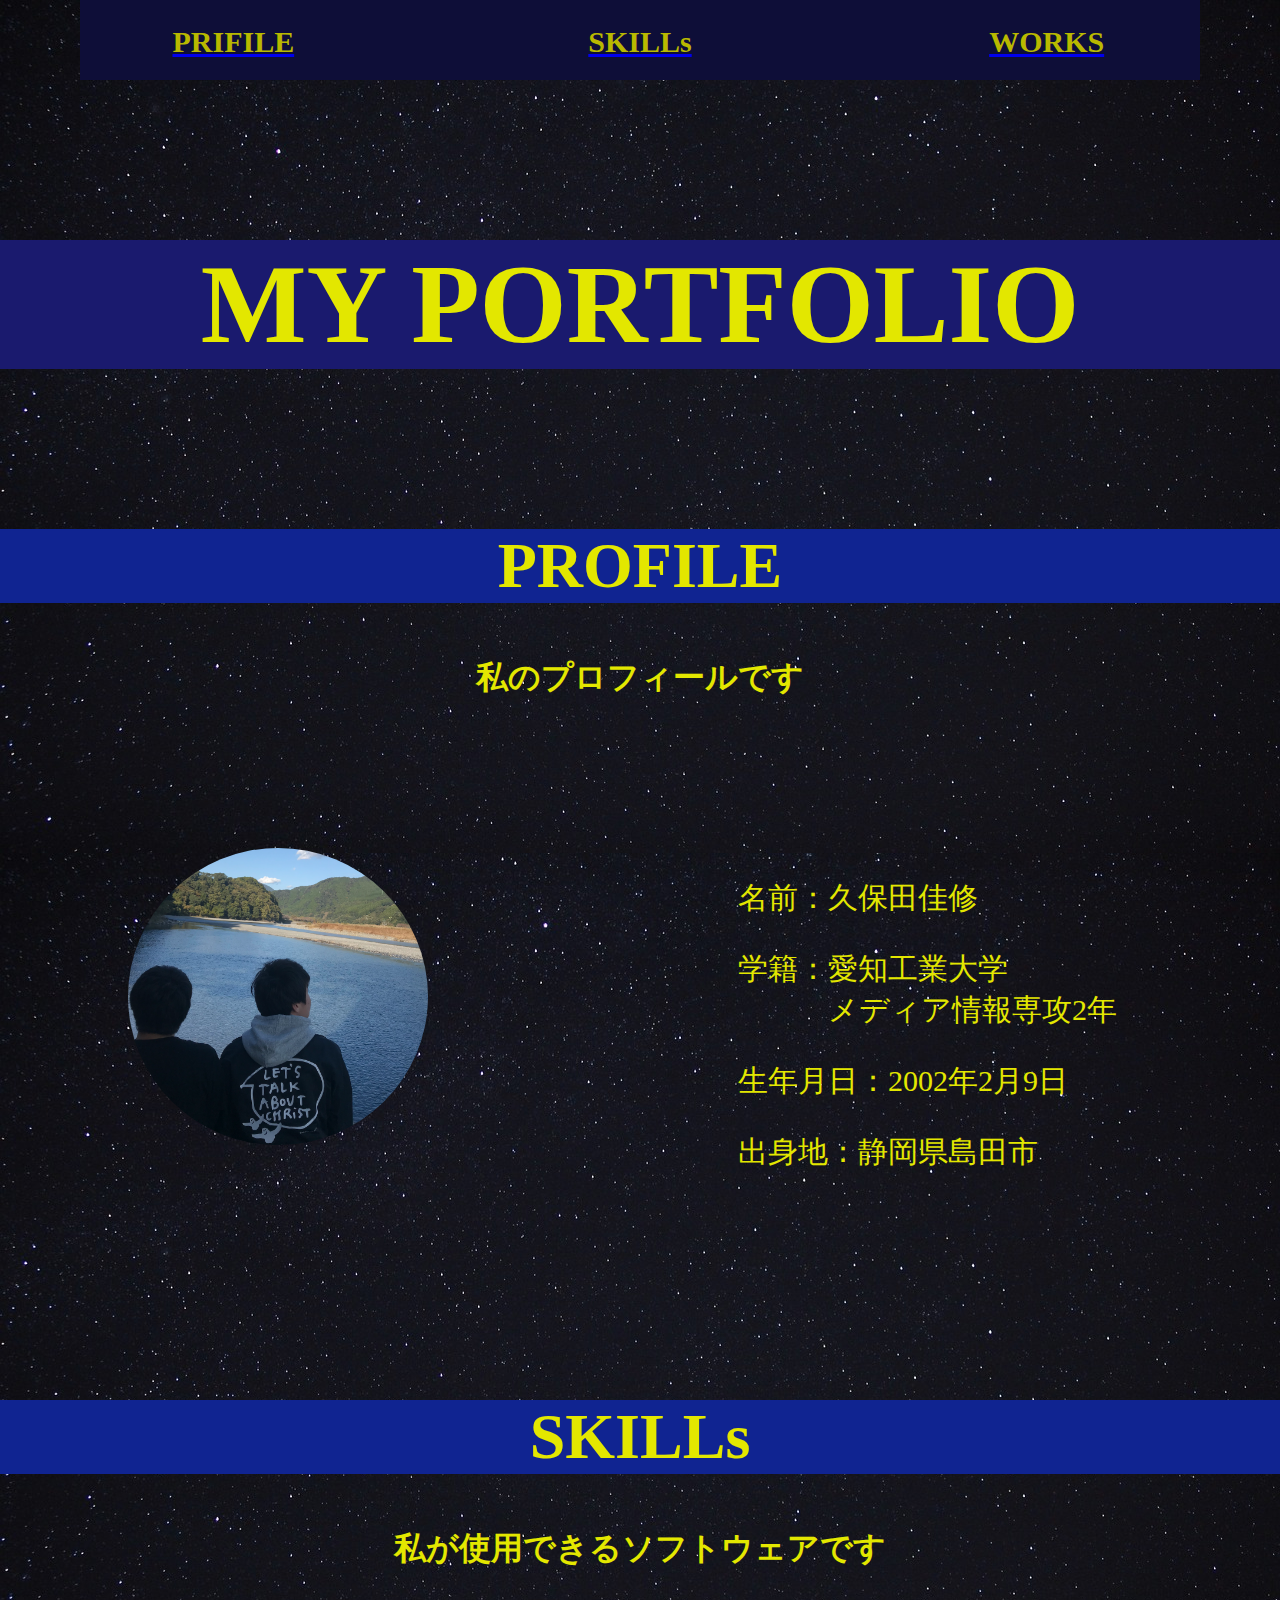
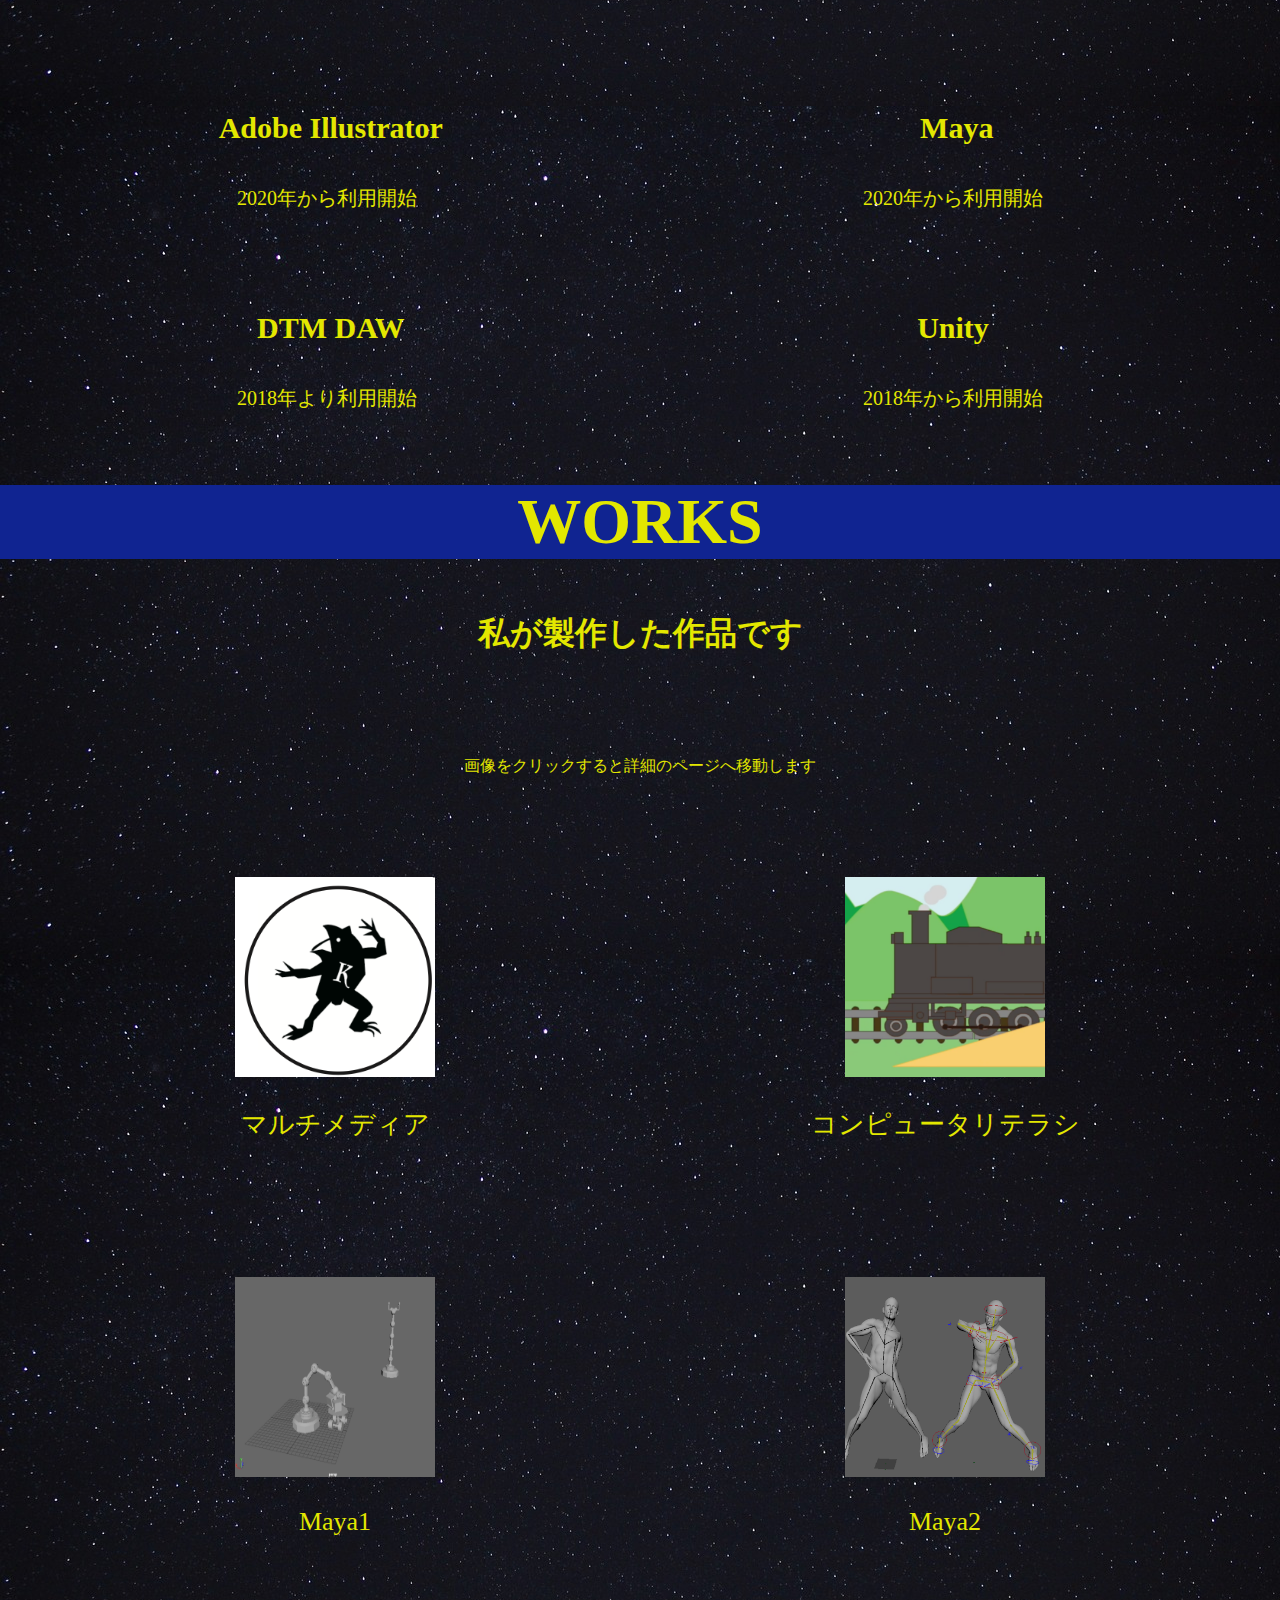
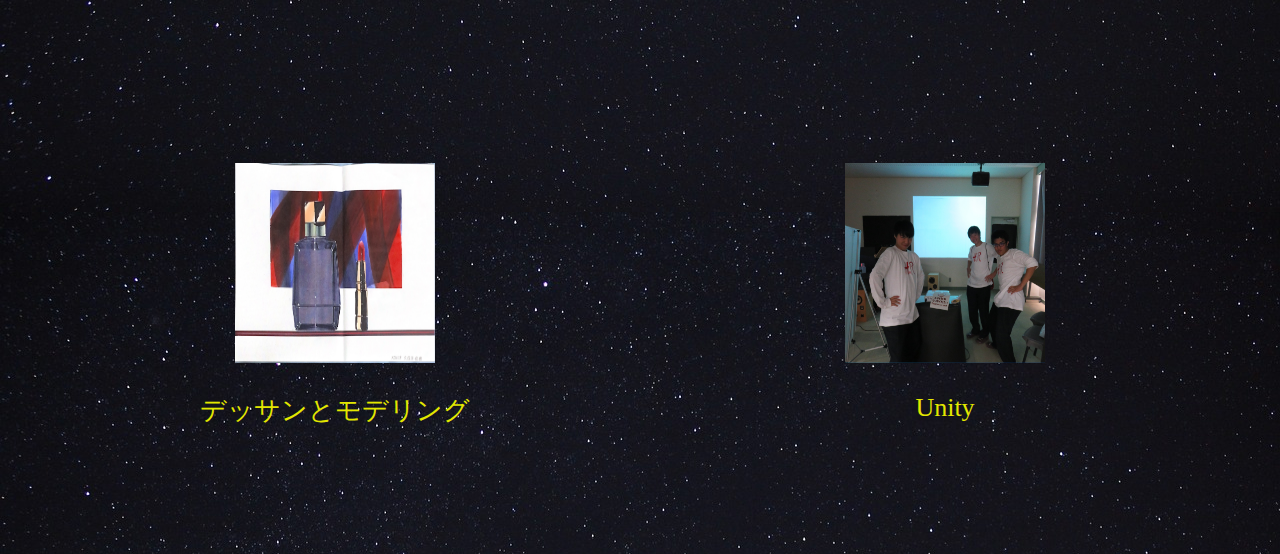
<file: index.html>
<!DOCTYPE html>
<html lang="en">
<head>
    <meta charset="UTF-8">
    <meta http-equiv="X-UA-Compatible" content="IE=edge">
    <meta name="viewport" content="width=device-width, initial-scale=1.0">
    <title>My Portfolio</title>
    <link rel="stylesheet" href="style.css">
</head>
<body>
    <header class="head">
        <div class="head-main">
            <div class="head-sub">
                <a href="#profile">
                    <h2 class="back">PRIFILE</h2>
                </a>
            </div>
            <div class="head-sub">
                <a href="#skills">
                    <h2 class="back">SKILLs</h2>
                </a>
            </div>

            <div class="head-sub">
                <a href="#works">
                    <h2 class="back">WORKS</h2>
                </a>
            </div>

        </div>
        <h1 class="title">MY PORTFOLIO</h1>
    </header>

    <section class="profile">
        <a name="profile"></a>
        <h2 class="midasi">PROFILE</h2>
        <h3 class="sub-text">私のプロフィールです</h3>


        <div class="profile-main">
            <div class="profile-class">
                <img class="profile-image" src="image/icon.png" name="sushi">

                    <script type="text/javascript">
                    img = new Array("image/icon1.png","image/icon2.png","image/icon3.png");
                    count = -1; //*2
                    imgTimer();

                    function imgTimer() {
	                count++;
	                if (count == img.length) count = 0;
	                document.sushi.src = img[count];

	                setTimeout("imgTimer()",3000);
                }
                </script>
            </div>

            <div class="profile-class">
                <p>名前：久保田佳修</p>
                <p>学籍：愛知工業大学<br>　　　メディア情報専攻2年</p>
                <p>生年月日：2002年2月9日</p>
                <p>出身地：静岡県島田市</p>
            </div>
        </div>
    </section>

    <section class="skill">
        <a name="skills"></a>
        <h2 class="midasi">SKILLs</h2>
        <h3 class="sub-text">私が使用できるソフトウェアです</h3>

        <div class="skill-main">
            <div class="skill-class">
                <h4 class="skill-name"> Adobe Illustrator</h4>
                <p class="skill-text">2020年から利用開始</p>

            </div>

            <div class="skill-class">
                <h4 class="skill-name"> Maya</h4>
                <p class="skill-text">2020年から利用開始</p>

            </div>

            <div class="skill-class">
                <h4 class="skill-name"> DTM DAW</h4>
                <p class="skill-text">2018年より利用開始</p>

            </div>

            <div class="skill-class">
                <h4 class="skill-name">Unity</h4>
                <p class="skill-text">2018年から利用開始</p>

            </div>
        </div>
    </section>

    <section class="works">
        <a name="works"></a>
        <div class="work-image">
            <h2 class="midasi">WORKS</h2>
        </div>
        <h3 class="sub-text">私が製作した作品です</h3>
        <p class="text-help">画像をクリックすると詳細のページへ移動します</p>

        <div class="work-main">
            <div class="work-class">
                <a href="work1.html">
                    <img src="image/work1-5.png">
                </a>
                <p class="work-text">マルチメディア</p>
            </div>

            <div class="work-class">
                <a href="work2.html">
                    <img src="image/work2.png">
                </a>
                <p class="work-text">コンピュータリテラシ</p>
            </div>

            <div class="work-class">
                <a href="work3.html">
                    <img src="image/work3-1.png">
                </a>
                <p class="work-text">Maya1</p>
            </div>


            <div class="work-class">
                <a href="work4.html">
                    <img src="image/work4.png">
                </a>
                <p class="work-text">Maya2</p>
            </div>

            <div class="work-class">
                <a href="work5.html">
                    <img src="image/work5-1.png">
                </a>
                <p class="work-text">デッサンとモデリング</p>
            </div>

            <div class="work-class">
                <a href="work6.html">
                    <img src="image/work6.png">
                </a>
                <p class="work-text">Unity</p>
            </div>
        </div>
    </section>
</body>
</html>
</file>
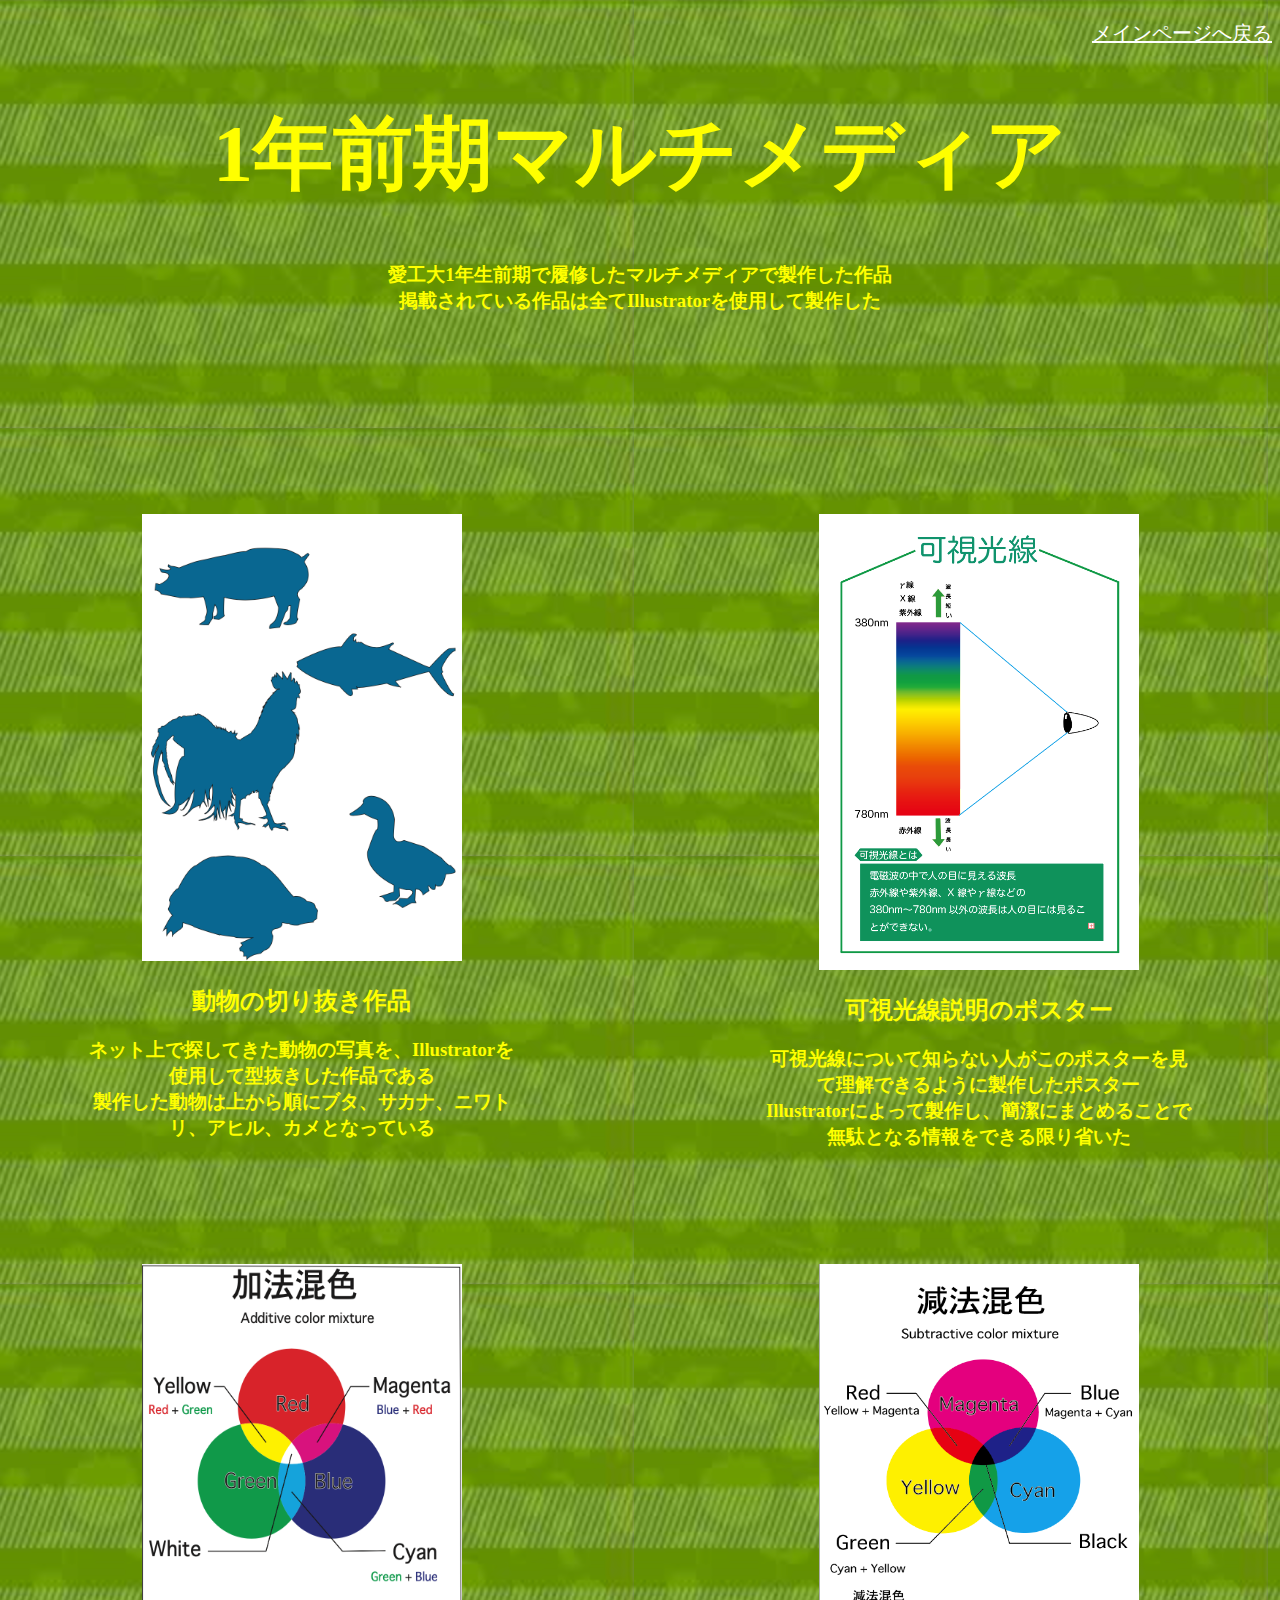
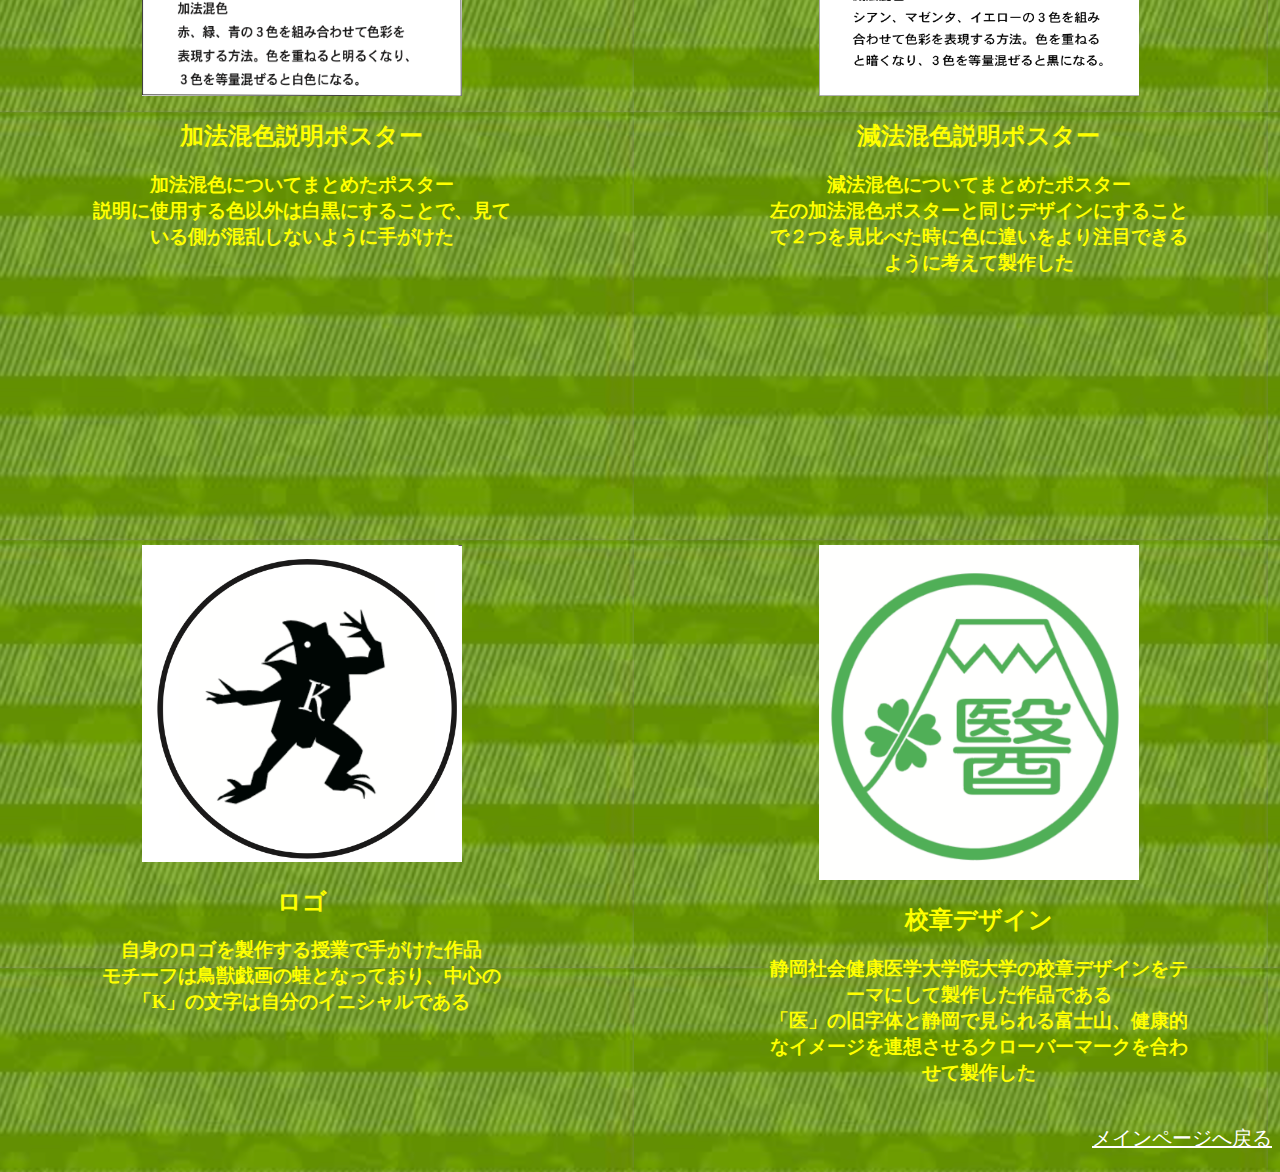
<file: work1.html>
<!DOCTYPE html>
<html lang="en">
<head>
    <meta charset="UTF-8">
    <meta http-equiv="X-UA-Compatible" content="IE=edge">
    <meta name="viewport" content="width=device-width, initial-scale=1.0">
    <title>マルチメディア</title>
    <link rel="stylesheet" href="work1.css">
</head>
<body>
    <header>
        <a class="back" href="index.html">
            <p>メインページへ戻る</p>
        </a>
        <h1 class="title">1年前期マルチメディア</h1>
    </header>

    <section class="contents">
        <h3>愛工大1年生前期で履修したマルチメディアで製作した作品<br>掲載されている作品は全てIllustratorを使用して製作した</h3>
    </section>


    <section class="works">
        <div class="work-main">
            <div class="work-sub">
                <img  src="image/work1-1.png">
                <h2>動物の切り抜き作品</h2>
                <h3>ネット上で探してきた動物の写真を、Illustratorを使用して型抜きした作品である<br>製作した動物は上から順にブタ、サカナ、ニワトリ、アヒル、カメとなっている</h3>
            </div>

            <div class="work-sub">
                <img src="image/work1-2.png">
                <h2>可視光線説明のポスター</h2>
                <h3>可視光線について知らない人がこのポスターを見て理解できるように製作したポスター<br>Illustratorによって製作し、簡潔にまとめることで無駄となる情報をできる限り省いた</h3>
            </div>

            <div class="work-sub">
                <img class="image34" src="image/work1-3.png">
                <h2>加法混色説明ポスター</h2>
                <h3>加法混色についてまとめたポスター<br>説明に使用する色以外は白黒にすることで、見ている側が混乱しないように手がけた</h3>
            </div>

            <div class="work-sub">
                <img class="image34" src="image/work1-4.png">
                <h2>減法混色説明ポスター</h2>
                <h3>減法混色についてまとめたポスター<br>左の加法混色ポスターと同じデザインにすることで２つを見比べた時に色に違いをより注目できるように考えて製作した</h3>
            </div>

            <div class="work-sub">
                <img src="image/work1-5.png">
                <h2>ロゴ</h2>
                <h3>自身のロゴを製作する授業で手がけた作品<br>モチーフは鳥獣戯画の蛙となっており、中心の「K」の文字は自分のイニシャルである</h3>
            </div>

            <div class="work-sub">
                <img src="image/work1-6.png">
                <h2>校章デザイン</h2>
                <h3>静岡社会健康医学大学院大学の校章デザインをテーマにして製作した作品である<br>「医」の旧字体と静岡で見られる富士山、健康的なイメージを連想させるクローバーマークを合わせて製作した</h3>
            </div>
        </div>

    </section>

    <a class="back" href="index.html">
        <p>メインページへ戻る</p>
    </a>
    
</body>
</html>
</file>
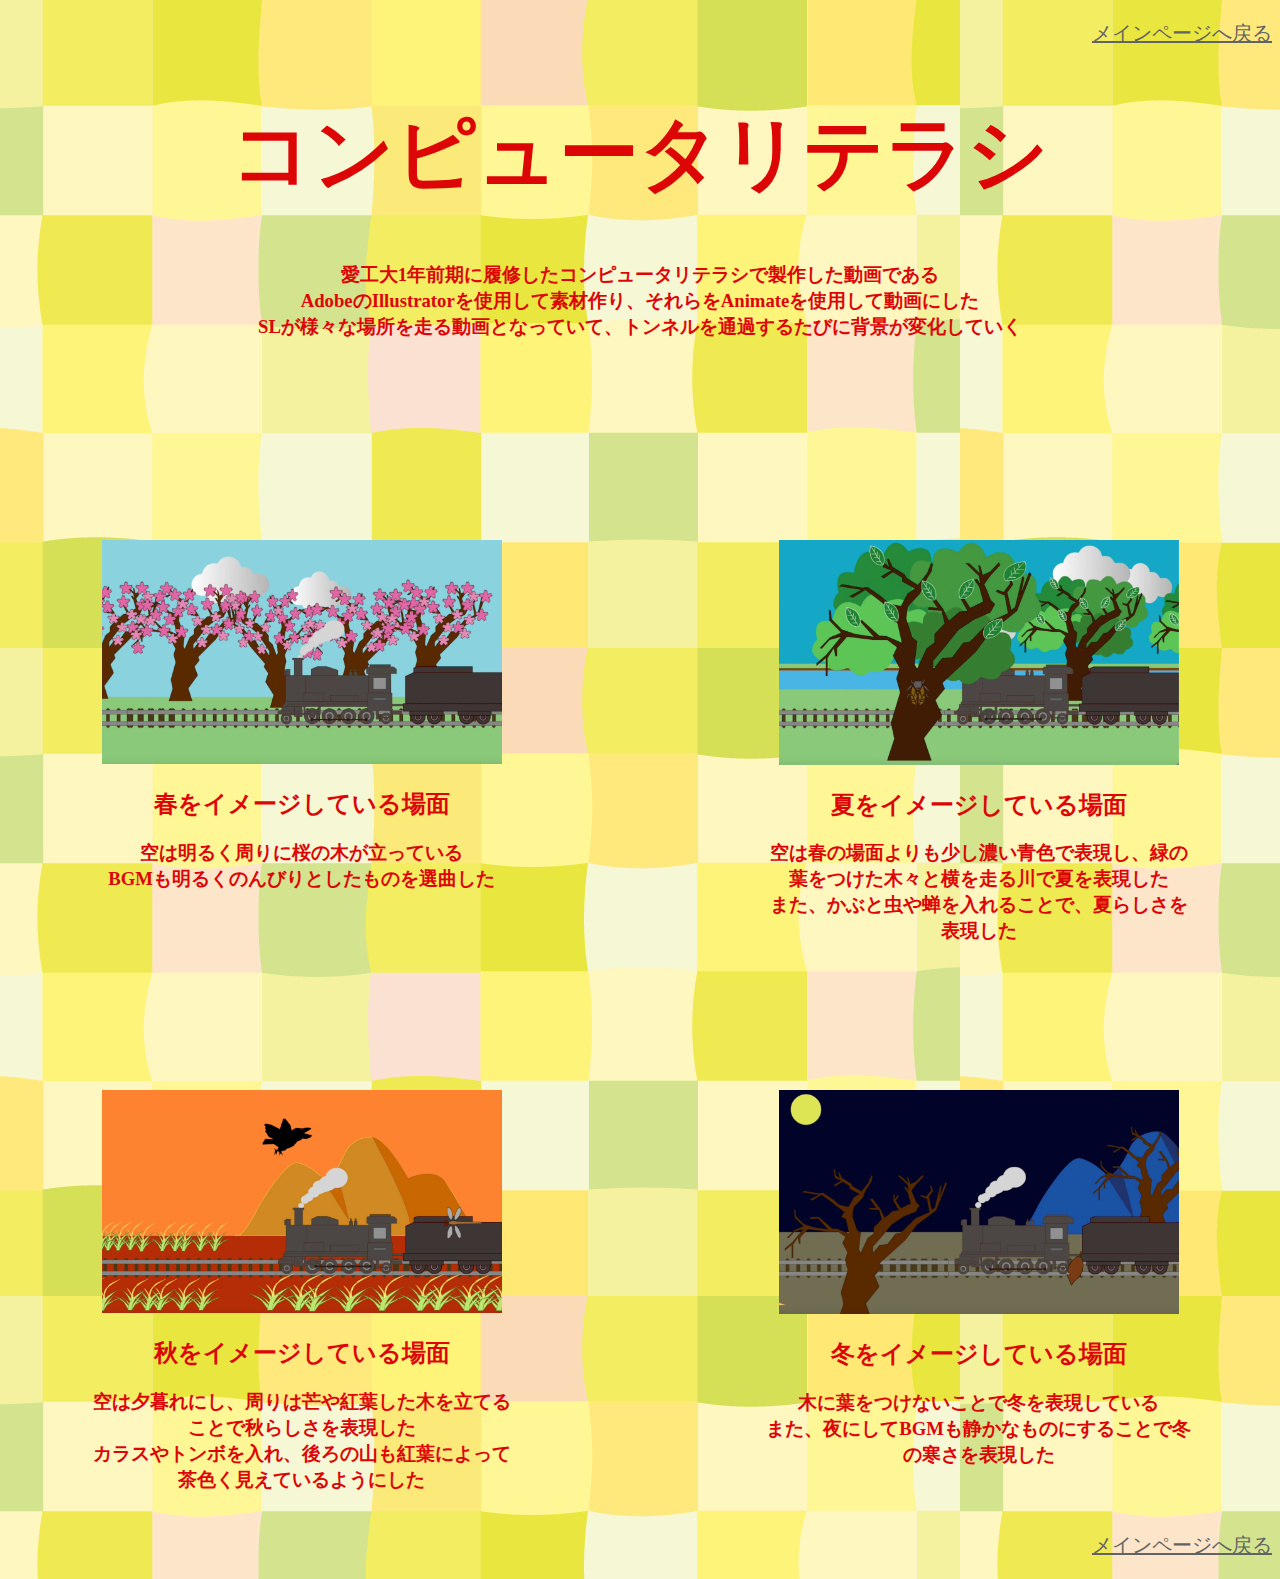
<file: work2.html>
<!DOCTYPE html>
<html lang="en">
<head>
    <meta charset="UTF-8">
    <meta http-equiv="X-UA-Compatible" content="IE=edge">
    <meta name="viewport" content="width=device-width, initial-scale=1.0">
    <title>コンピュータリテラシ</title>
    <link rel="stylesheet" href="work2.css">
</head>
<body>
    <header>
        <a class="back" href="index.html">
            <p>メインページへ戻る</p>
        </a>
        <h1 class="title">コンピュータリテラシ</h1>
    </header>

    <section class="contents">
        <h3>愛工大1年前期に履修したコンピュータリテラシで製作した動画である<br>AdobeのIllustratorを使用して素材作り、それらをAnimateを使用して動画にした<br>SLが様々な場所を走る動画となっていて、トンネルを通過するたびに背景が変化していく</h3>
    </section>


    <section class="works">
        <div class="work-main">
            <div class="work-sub">
                <img  src="image/work2-1.png">
                <h2>春をイメージしている場面</h2>
                <h3>空は明るく周りに桜の木が立っている<br>BGMも明るくのんびりとしたものを選曲した</h3>
            </div>

            <div class="work-sub">
                <img src="image/work2-2.png">
                <h2>夏をイメージしている場面</h2>
                <h3>空は春の場面よりも少し濃い青色で表現し、緑の葉をつけた木々と横を走る川で夏を表現した<br>また、かぶと虫や蝉を入れることで、夏らしさを表現した</h3>
            </div>

            <div class="work-sub">
                <img src="image/work2-3.png">
                <h2>秋をイメージしている場面</h2>
                <h3>空は夕暮れにし、周りは芒や紅葉した木を立てることで秋らしさを表現した<br>カラスやトンボを入れ、後ろの山も紅葉によって茶色く見えているようにした</h3>
            </div>

            <div class="work-sub">
                <img src="image/work2-4.png">
                <h2>冬をイメージしている場面</h2>
                <h3>木に葉をつけないことで冬を表現している<br>また、夜にしてBGMも静かなものにすることで冬の寒さを表現した</h3>
            </div>

        </div>

    </section>
    
    <a class="back" href="index.html">
        <p>メインページへ戻る</p>
    </a>
</body>
</html>
</file>
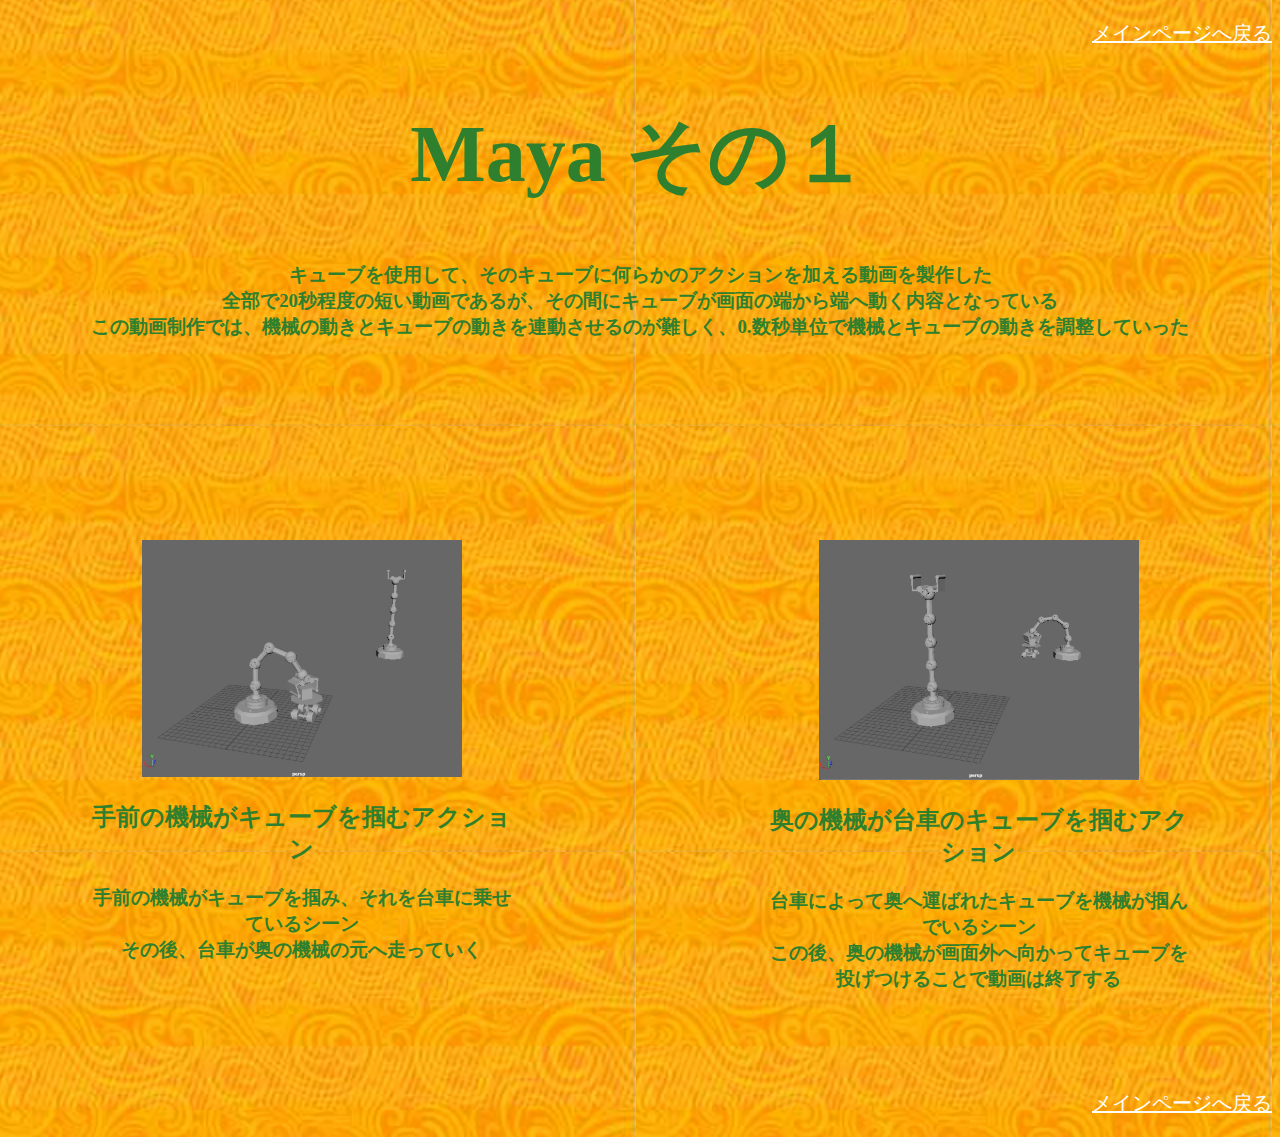
<file: work3.html>
<!DOCTYPE html>
<html lang="en">
<head>
    <meta charset="UTF-8">
    <meta http-equiv="X-UA-Compatible" content="IE=edge">
    <meta name="viewport" content="width=device-width, initial-scale=1.0">
    <title>Maya1</title>
    <link rel="stylesheet" href="work3.css">
</head>
<body>
    <header>
        <a class="back" href="index.html">
            <p>メインページへ戻る</p>
        </a>
        <h1 class="title">Maya その１</h1>
    </header>

    <section class="contents">
        <h3>キューブを使用して、そのキューブに何らかのアクションを加える動画を製作した<br>全部で20秒程度の短い動画であるが、その間にキューブが画面の端から端へ動く内容となっている<br>この動画制作では、機械の動きとキューブの動きを連動させるのが難しく、0.数秒単位で機械とキューブの動きを調整していった</h3>
    </section>


    <section class="works">
        <div class="work-main">
            <div class="work-sub">
                <img  src="image/work3-1.png">
                <h2>手前の機械がキューブを掴むアクション</h2>
                <h3>手前の機械がキューブを掴み、それを台車に乗せているシーン<br>その後、台車が奥の機械の元へ走っていく</h3>
            </div>

            <div class="work-sub">
                <img src="image/work3-2.png">
                <h2>奥の機械が台車のキューブを掴むアクション</h2>
                <h3>台車によって奥へ運ばれたキューブを機械が掴んでいるシーン<br>この後、奥の機械が画面外へ向かってキューブを投げつけることで動画は終了する</h3>
            </div>


        </div>

    </section>

    <a class="back" href="index.html">
        <p>メインページへ戻る</p>
    </a>
    
</body>
</html>
</file>
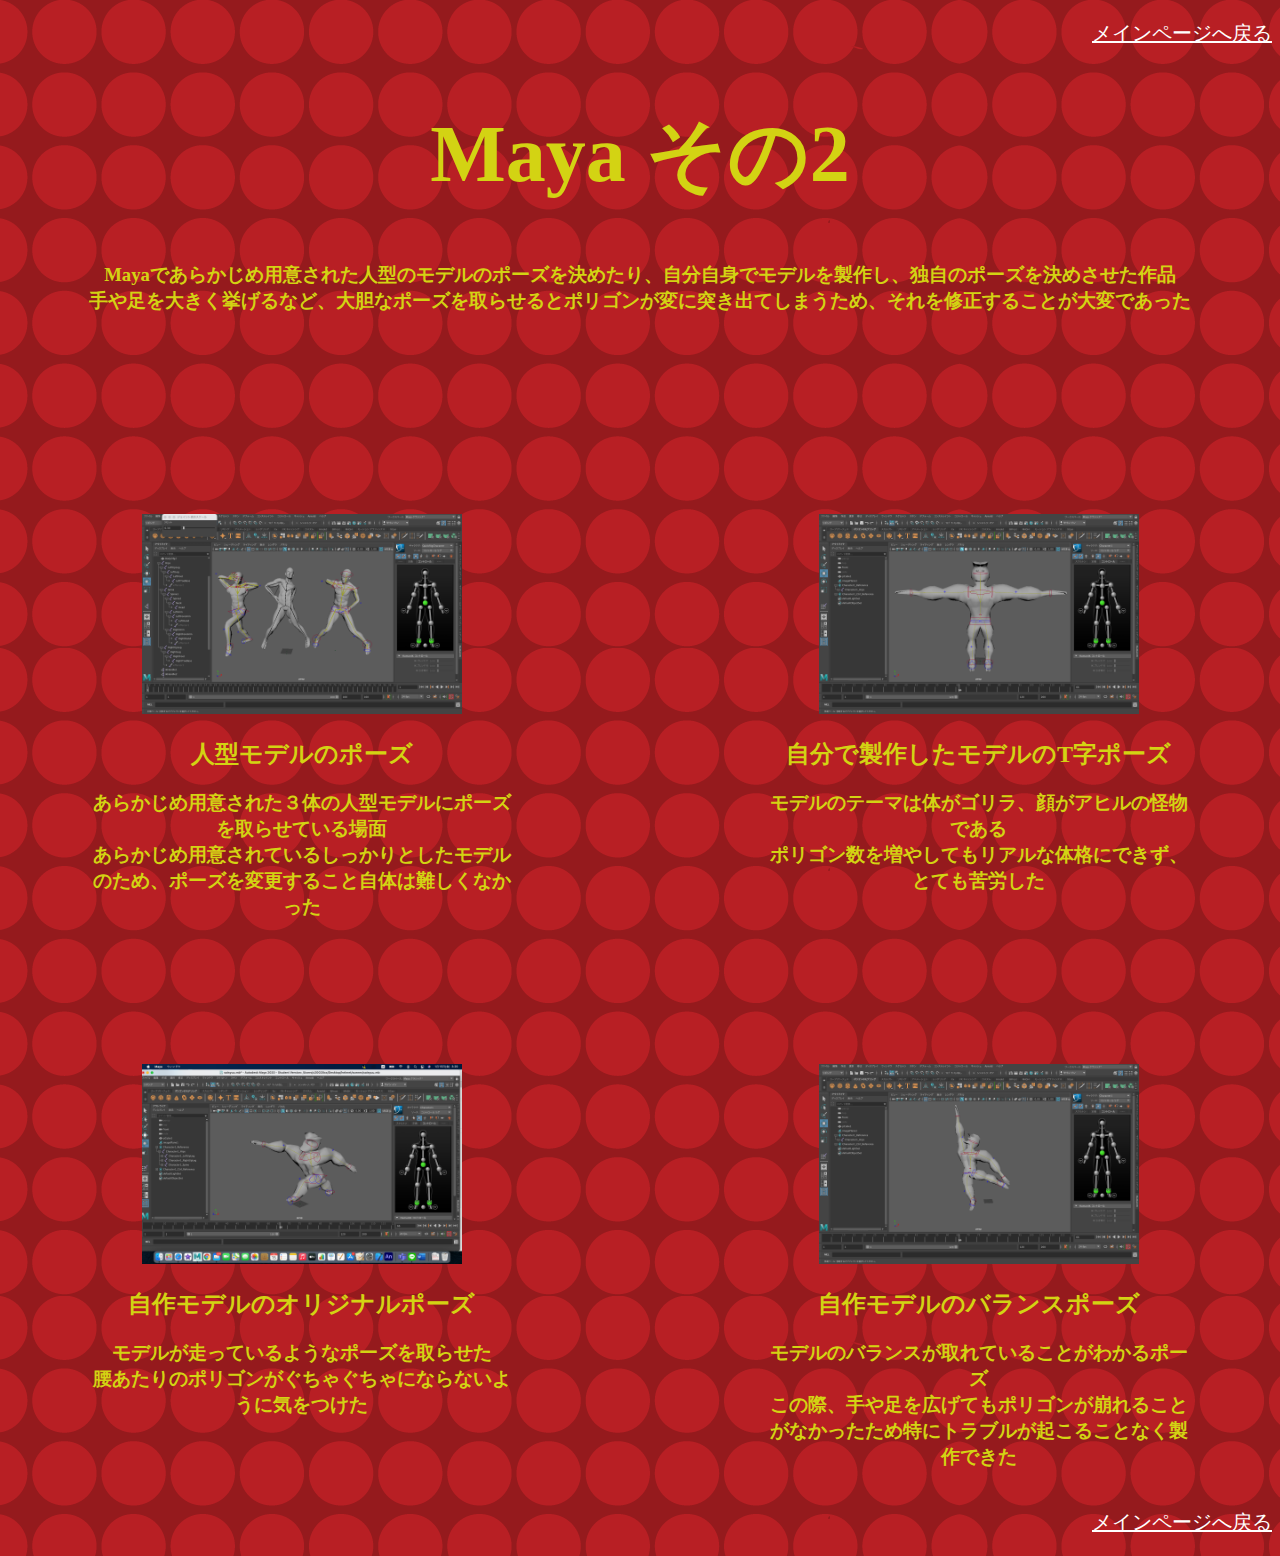
<file: work4.html>
<!DOCTYPE html>
<html lang="en">
<head>
    <meta charset="UTF-8">
    <meta http-equiv="X-UA-Compatible" content="IE=edge">
    <meta name="viewport" content="width=device-width, initial-scale=1.0">
    <title>Maya2</title>
    <link rel="stylesheet" href="work4.css">
</head>
<body>
    <header>
        <a class="back" href="index.html">
            <p>メインページへ戻る</p>
        </a>
        <h1 class="title">Maya その2</h1>
    </header>

    <section class="contents">
        <h3>Mayaであらかじめ用意された人型のモデルのポーズを決めたり、自分自身でモデルを製作し、独自のポーズを決めさせた作品<br>手や足を大きく挙げるなど、大胆なポーズを取らせるとポリゴンが変に突き出てしまうため、それを修正することが大変であった</h3>
    </section>


    <section class="works">
        <div class="work-main">
            <div class="work-sub">
                <img  src="image/work4-1.png">
                <h2>人型モデルのポーズ</h2>
                <h3>あらかじめ用意された３体の人型モデルにポーズを取らせている場面<br>あらかじめ用意されているしっかりとしたモデルのため、ポーズを変更すること自体は難しくなかった</h3>
            </div>

            <div class="work-sub">
                <img src="image/work4-2.png">
                <h2>自分で製作したモデルのT字ポーズ</h2>
                <h3>モデルのテーマは体がゴリラ、顔がアヒルの怪物である<br>ポリゴン数を増やしてもリアルな体格にできず、とても苦労した</h3>
            </div>

            <div class="work-sub">
                <img src="image/work4-3.png">
                <h2>自作モデルのオリジナルポーズ</h2>
                <h3>モデルが走っているようなポーズを取らせた<br>腰あたりのポリゴンがぐちゃぐちゃにならないように気をつけた</h3>
            </div>

            <div class="work-sub">
                <img src="image/work4-4.png">
                <h2>自作モデルのバランスポーズ</h2>
                <h3>モデルのバランスが取れていることがわかるポーズ<br>この際、手や足を広げてもポリゴンが崩れることがなかったため特にトラブルが起こることなく製作できた</h3>
            </div>

        </div>

    </section>

    <a class="back" href="index.html">
        <p>メインページへ戻る</p>
    </a>
    
</body>
</html>
</file>
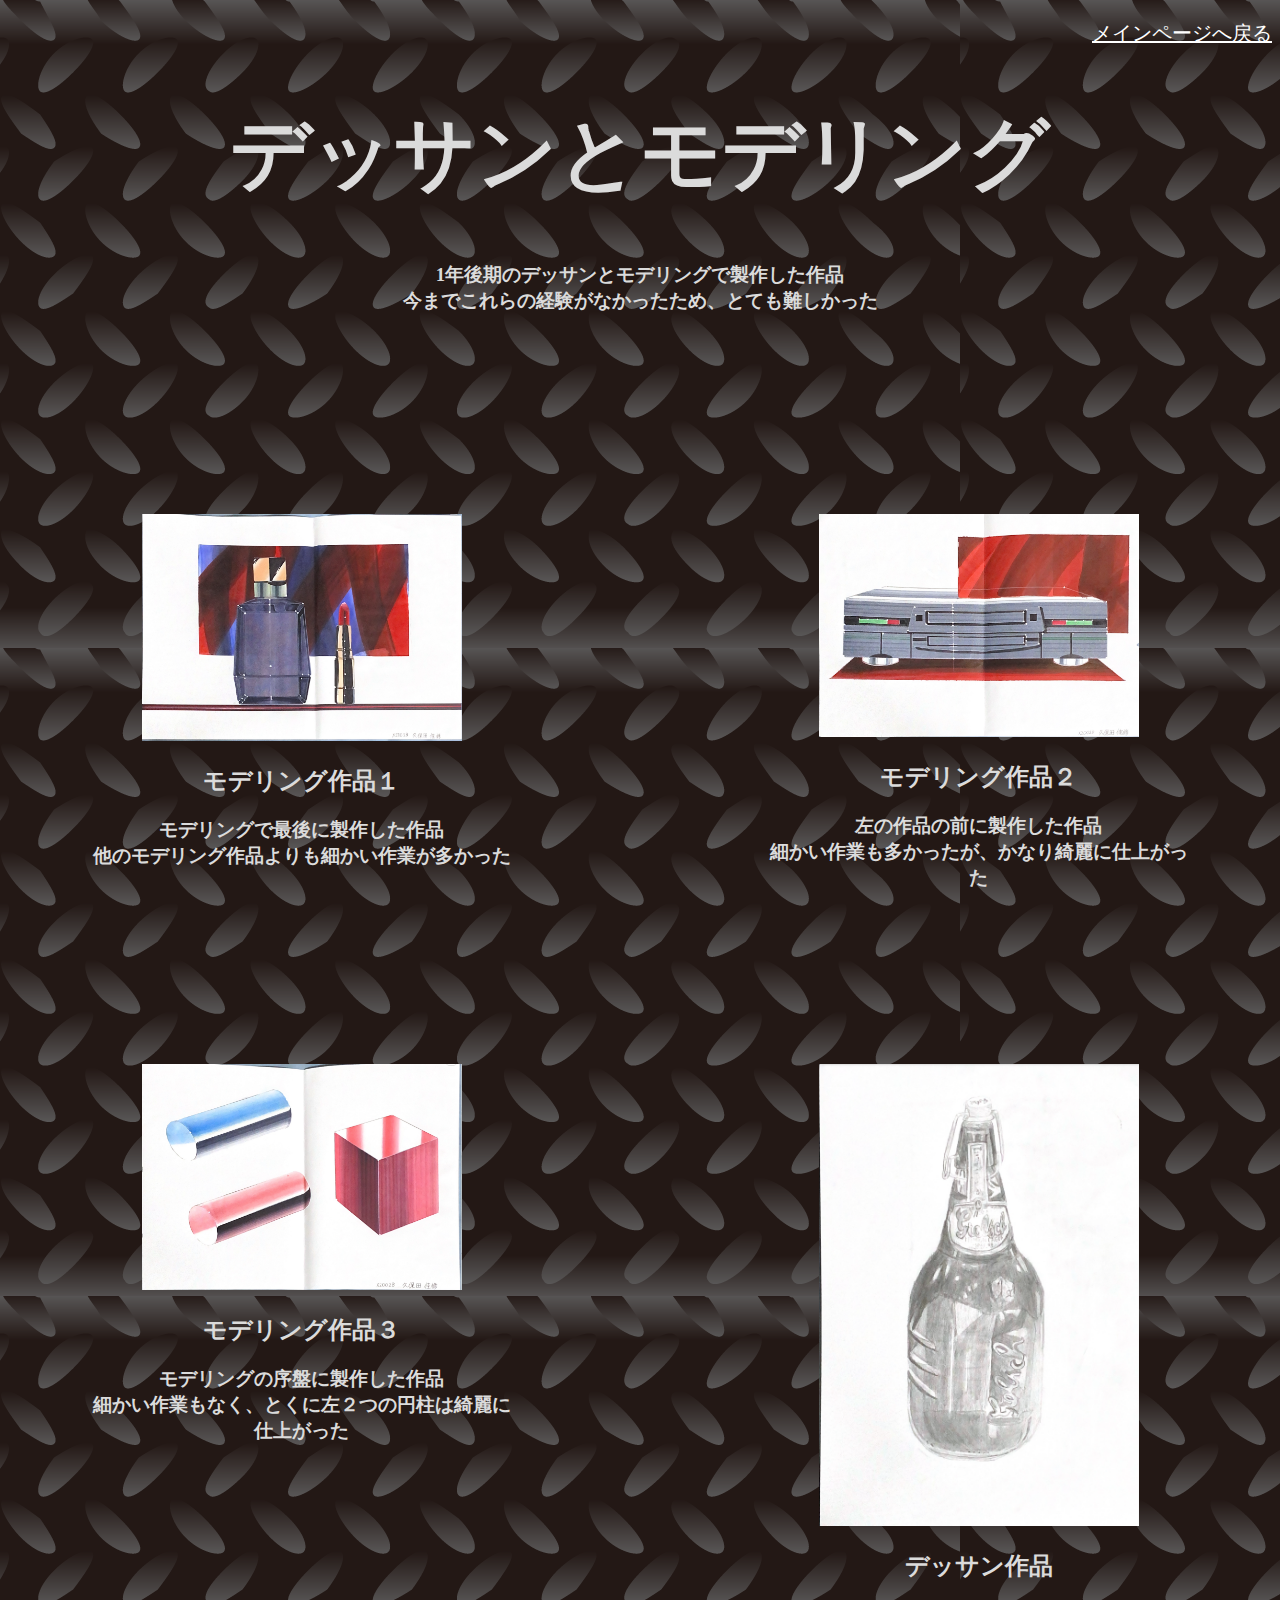
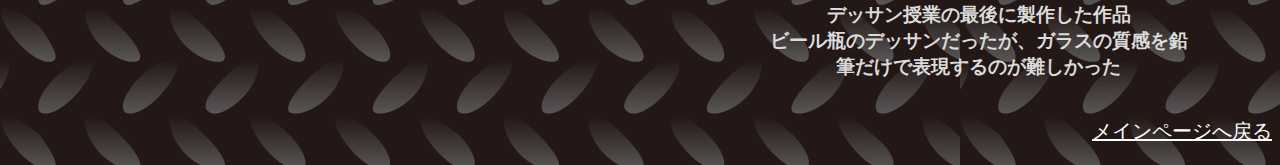
<file: work5.html>
<!DOCTYPE html>
<html lang="en">
<head>
    <meta charset="UTF-8">
    <meta http-equiv="X-UA-Compatible" content="IE=edge">
    <meta name="viewport" content="width=device-width, initial-scale=1.0">
    <title>デッサンとモデリング</title>
    <link rel="stylesheet" href="work5.css">
</head>
<body>
    <header>
        <a class="back" href="index.html">
            <p>メインページへ戻る</p>
        </a>
        <h1 class="title">デッサンとモデリング</h1>
    </header>

    <section class="contents">
        <h3>1年後期のデッサンとモデリングで製作した作品<br>今までこれらの経験がなかったため、とても難しかった</h3>
    </section>


    <section class="works">
        <div class="work-main">
            <div class="work-sub">
                <img  src="image/work5-1.png">
                <h2>モデリング作品１</h2>
                <h3>モデリングで最後に製作した作品<br>他のモデリング作品よりも細かい作業が多かった</h3>
            </div>

            <div class="work-sub">
                <img src="image/work5-3.png">
                <h2>モデリング作品２</h2>
                <h3>左の作品の前に製作した作品<br>細かい作業も多かったが、かなり綺麗に仕上がった</h3>
            </div>

            <div class="work-sub">
                <img src="image/work5-4.png">
                <h2>モデリング作品３</h2>
                <h3>モデリングの序盤に製作した作品<br>細かい作業もなく、とくに左２つの円柱は綺麗に仕上がった</h3>
            </div>

            <div class="work-sub">
                <img src="image/work5-2.png">
                <h2>デッサン作品</h2>
                <h3>デッサン授業の最後に製作した作品<br>ビール瓶のデッサンだったが、ガラスの質感を鉛筆だけで表現するのが難しかった</h3>
            </div>

        </div>

    </section>

    <a class="back" href="index.html">
        <p>メインページへ戻る</p>
    </a>
    
</body>
</html>
</file>
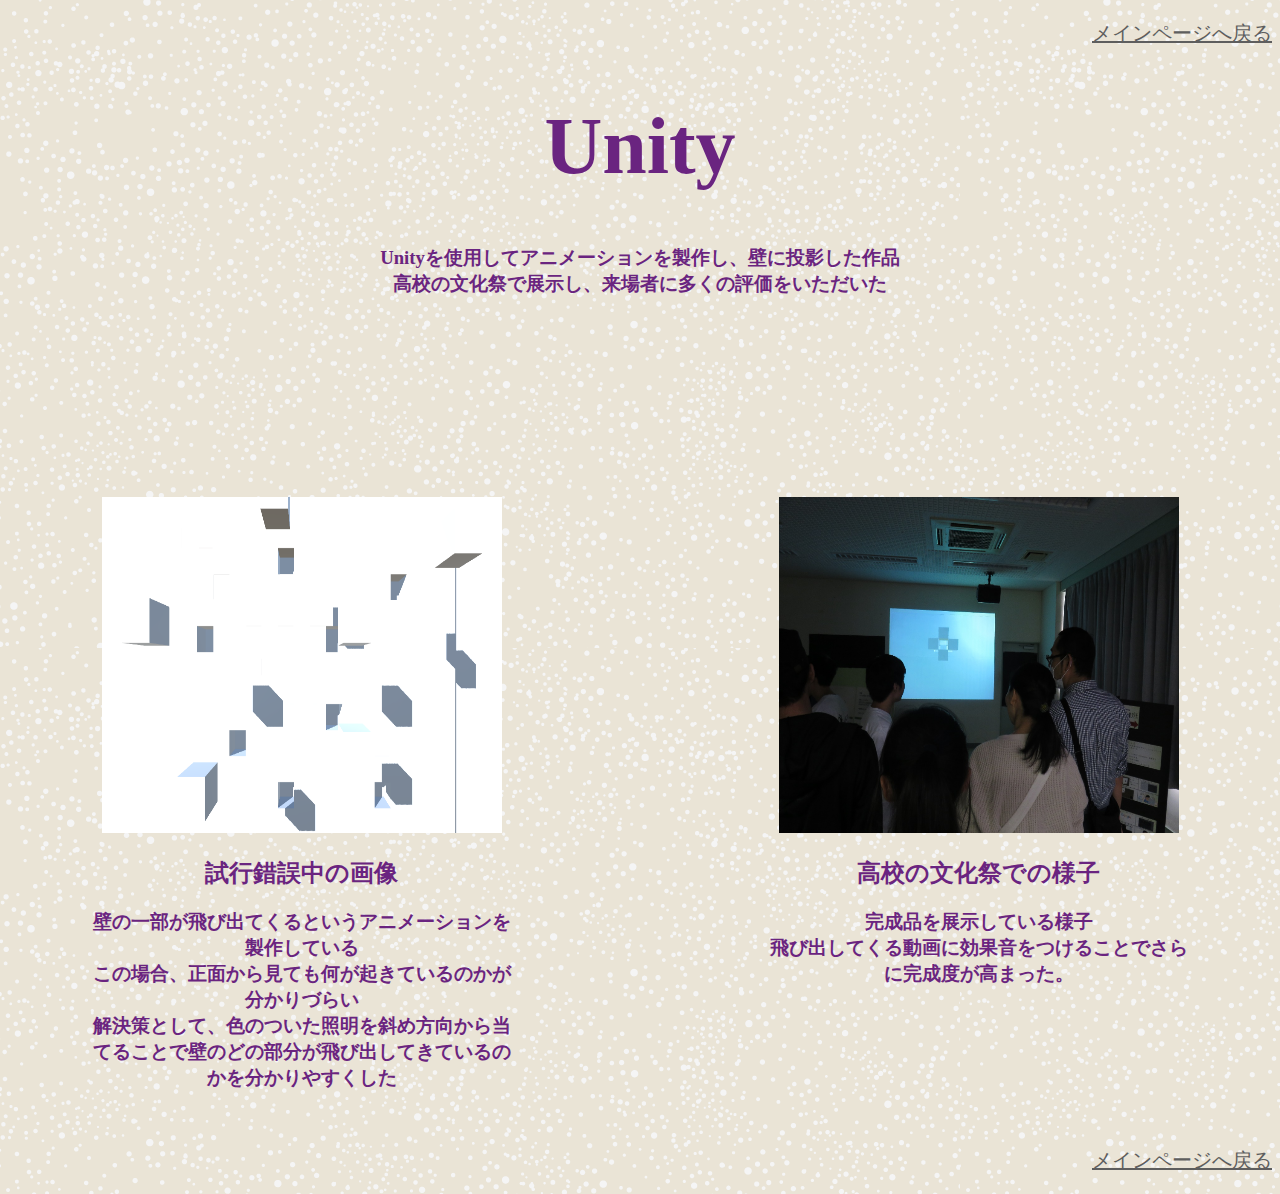
<file: work6.html>
<!DOCTYPE html>
<html lang="en">
<head>
    <meta charset="UTF-8">
    <meta http-equiv="X-UA-Compatible" content="IE=edge">
    <meta name="viewport" content="width=device-width, initial-scale=1.0">
    <title>Unity</title>
    <link rel="stylesheet" href="work6.css">
</head>
<body>
    <header>
        <a class="back" href="index.html">
            <p>メインページへ戻る</p>
        </a>
        <h1 class="title">Unity</h1>
    </header>

    <section class="contents">
        <h3>Unityを使用してアニメーションを製作し、壁に投影した作品<br>高校の文化祭で展示し、来場者に多くの評価をいただいた</h3>
    </section>


    <section class="works">
        <div class="work-main">
            <div class="work-sub">
                <img  src="image/work6-1.png">
                <h2>試行錯誤中の画像</h2>
                <h3>壁の一部が飛び出てくるというアニメーションを製作している<br>この場合、正面から見ても何が起きているのかが分かりづらい<br>解決策として、色のついた照明を斜め方向から当てることで壁のどの部分が飛び出してきているのかを分かりやすくした</h3>
            </div>

            <div class="work-sub">
                <img src="image/work6-2.png">
                <h2>高校の文化祭での様子</h2>
                <h3>完成品を展示している様子<br>飛び出してくる動画に効果音をつけることでさらに完成度が高まった。</h3>
            </div>


        </div>

    </section>

    <a class="back" href="index.html">
        <p>メインページへ戻る</p>
    </a>
    
</body>
</html>
</file>
<file: style.css>
body{
    margin: 0;
    color: rgb(227, 231, 0);
    background-image: url(image/back.jpg);
    font-family: serif;
  }

  .back{
      color: rgb(185, 185, 0);
  }

  .head{
      text-align: center;
  }

  head{
      font-size:5rem;
      margin-bottom: 200px;
  }

  .title{
      font-size:7rem;
      background-color: rgb(26, 26, 110);
      margin-top: 10rem;
      margin-bottom: 10rem;
  }


  .head-main{
    display:grid;
    margin:auto 5rem;
    grid-template-columns: 1fr 1fr 1fr;
    grid-template-rows: 80px;
    gap: 100px;
    background-color: rgb(14, 14, 56);
  }

  .head-sub{
      font-size: 20px;
  }



  .midasi{
      font-size:4rem;
      text-align: center;
      background-color: rgb(16, 36, 145);
  }

  .sub-text{
      font-size: 2rem;
      text-align: center;
      margin-bottom: 100px;
  }

  .profile-main{
      display:grid;
      margin:auto 5rem;
      grid-template-columns: 1fr 1fr;
      grid-template-rows: 400px;
      gap: 100px;
      margin-bottom: 200px;
  }

  .profile-class{
      font-size:30px;
      margin-top: 3rem;
      margin-left: 3rem;
  }

  .profile-class img{
      width: 300px;
  }

  .skill-main{
    display:grid;
    margin:auto 4rem;
    grid-template-columns: 1fr 1fr;
    grid-template-rows: 100px;
    gap: 100px;
  }

  .skill-class{
      text-align: center;
  }

  .skill-name{
      font-size: 30px;
  }

  .skill-text{
    font-size: 20px;
}

.work-main{
    display:grid;
    margin:auto 5em;
    grid-template-columns: 1fr 1fr;
    grid-template-rows: 300px;
    gap: 100px;
}

.work-class{
    text-align: center;
    margin-bottom: 100px;
}

.work-class img{
    width: 200px;
    height:200px;
}

.work-text{
    font-size: 26px;
}

.text-help{
    text-align: center;
    margin: 100px;
}


.profile-image{
    border-radius: 50%; 
}
</file>
<file: work1.css>
body{
    background-image: url(image/work1-back.png);
    color: yellow;
}

.back{
    font-size: 20px;
    text-align: end;
    color: rgb(255, 255, 255);
}

.title{
    font-size: 5rem;
    text-align: center;
}

.contents{
    font-size: 1rem;
    text-align: center;
    margin-bottom: 200px;
}
.work-main{
    display:grid;
    margin:auto 5em;
    grid-template-columns: 1fr 1fr;
    grid-template-rows: 500px;
    gap: 250px;
}

.work-main img{
    width: 20rem;
}

.work-sub{
    text-align: center;
}

.image34{
    width: 20rem;
    height:27rem;
}
</file>
<file: work2.css>
body{
    background-image: url(image/work2-back.png);
    color: rgb(221, 6, 6);
}

.back{
    font-size: 20px;
    text-align: end;
    color: rgb(99, 99, 99);
}

.title{
    font-size: 5rem;
    text-align: center;
}

.contents{
    font-size: 1rem;
    text-align: center;
    margin-bottom: 200px;
}
.work-main{
    display:grid;
    margin:auto 5em;
    grid-template-columns: 1fr 1fr;
    grid-template-rows: 300px;
    gap: 250px;
}

.work-main img{
    width: 25rem;
}

.work-sub{
    text-align: center;
}
</file>
<file: work3.css>
body{
    background-image: url(image/work3-back.png);
    color: rgb(46, 128, 46);
}

.back{
    font-size: 20px;
    text-align: end;
    color: white;
}

.title{
    font-size: 5rem;
    text-align: center;
}

.contents{
    font-size: 1rem;
    text-align: center;
    margin-bottom: 200px;
}
.work-main{
    display:grid;
    margin:auto 5em;
    grid-template-columns: 1fr 1fr;
    grid-template-rows: 300px;
    gap: 250px;
    margin-bottom: 250px;
}

.work-main img{
    width: 20rem;
}

.work-sub{
    text-align: center;
}
</file>
<file: work4.css>
body{
    background-image: url(image/work4-back.png);
    color: rgb(211, 211, 19);
}

.back{
    font-size: 20px;
    text-align: end;
    color: white;
}

.title{
    font-size: 5rem;
    text-align: center;
}

.contents{
    font-size: 1rem;
    text-align: center;
    margin-bottom: 200px;
}
.work-main{
    display:grid;
    margin:auto 5em;
    grid-template-columns: 1fr 1fr;
    grid-template-rows: 300px;
    gap: 250px;
}

.work-main img{
    width: 20rem;
}

.work-sub{
    text-align: center;
}
</file>
<file: work5.css>
body{
    background-image: url(image/work5-back.png);
    color: rgb(219, 219, 219);
}

.back{
    font-size: 20px;
    text-align: end;
    color: white;
}

.title{
    font-size: 5rem;
    text-align: center;
}

.contents{
    font-size: 1rem;
    text-align: center;
    margin-bottom: 200px;
}
.work-main{
    display:grid;
    margin:auto 5em;
    grid-template-columns: 1fr 1fr;
    grid-template-rows: 300px;
    gap: 250px;
}

.work-main img{
    width: 20rem;
}

.work-sub{
    text-align: center;
}
</file>
<file: work6.css>
body{
    background-image: url(image/work6-back.png);
    color: rgb(106, 36, 128);
}

.back{
    font-size: 20px;
    text-align: end;
    color: rgb(94, 94, 94);
}

.title{
    font-size: 5rem;
    text-align: center;
}

.contents{
    font-size: 1rem;
    text-align: center;
    margin-bottom: 200px;
}
.work-main{
    display:grid;
    margin:auto 5em;
    grid-template-columns: 1fr 1fr;
    grid-template-rows: 300px;
    gap: 250px;
    margin-bottom: 350px;
}

.work-main img{
    width: 25rem;
    height: 21rem;
}

.work-sub{
    text-align: center;
}
</file>
